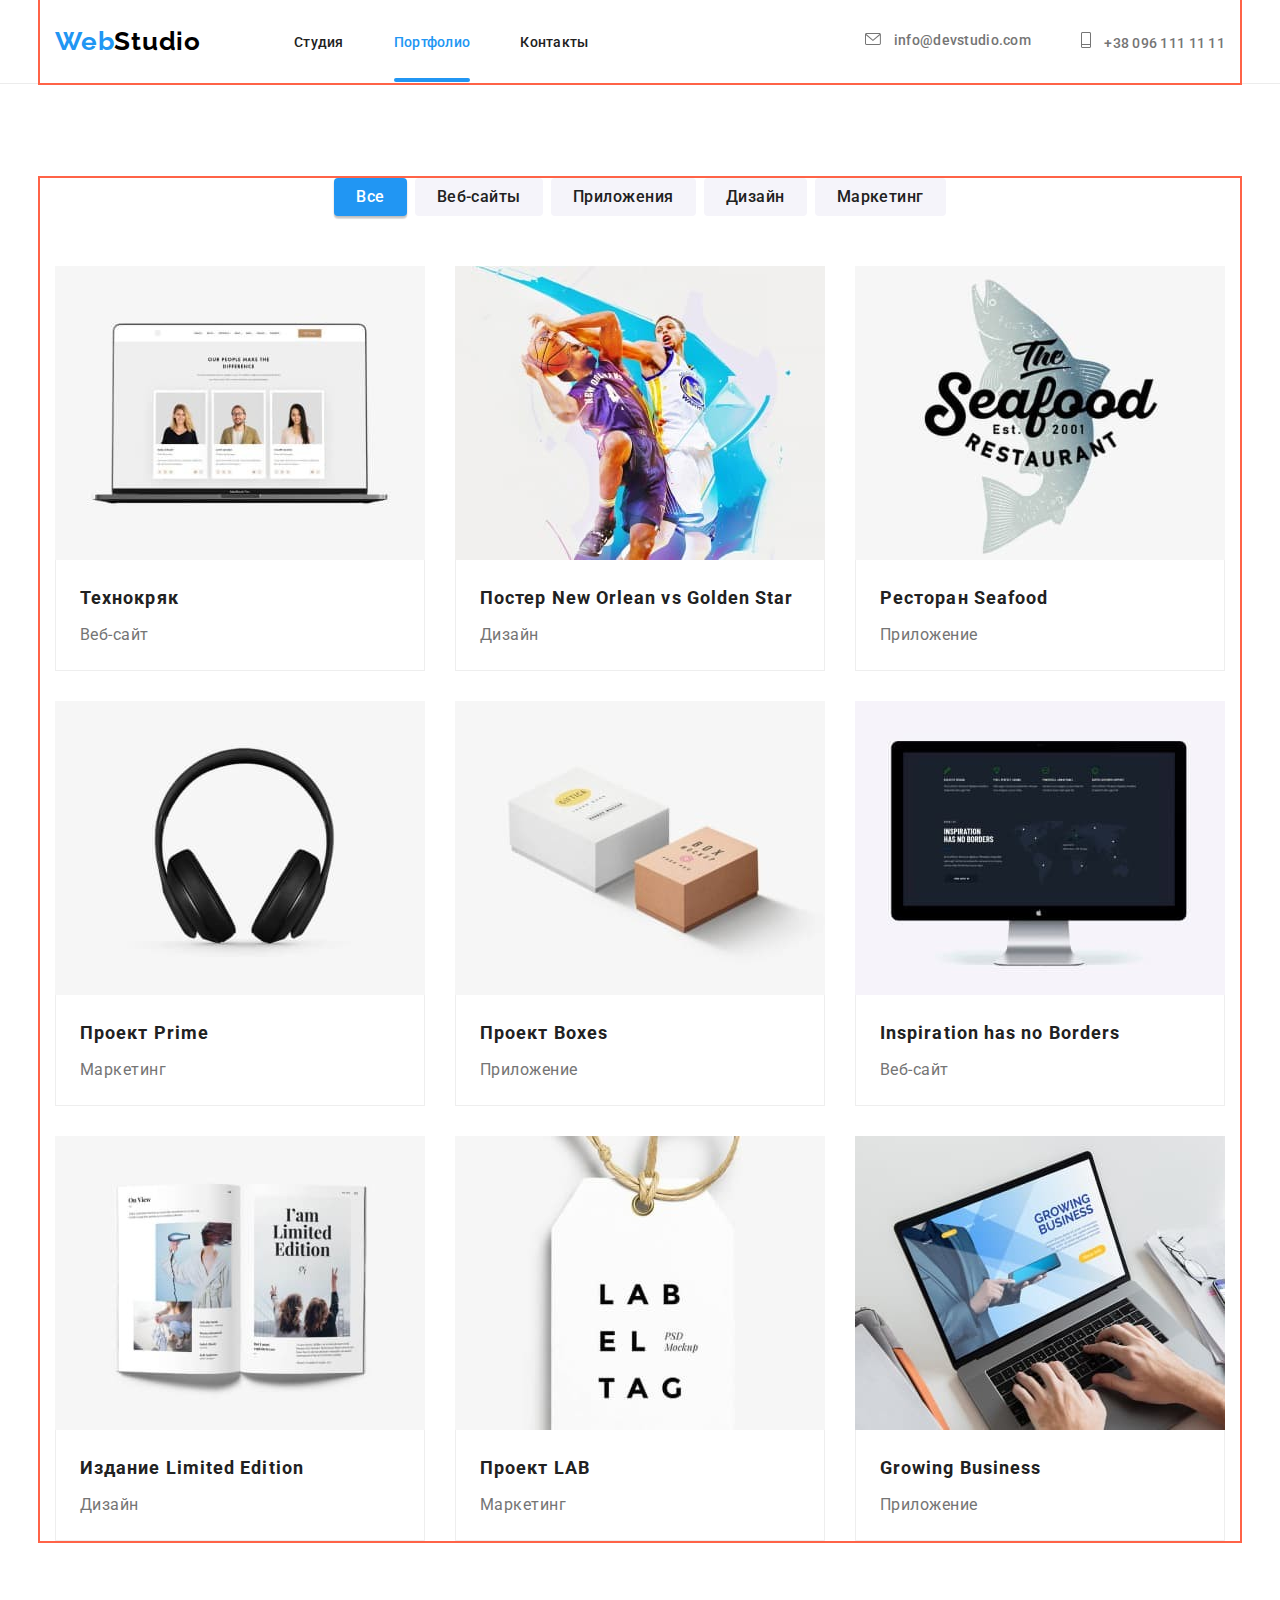
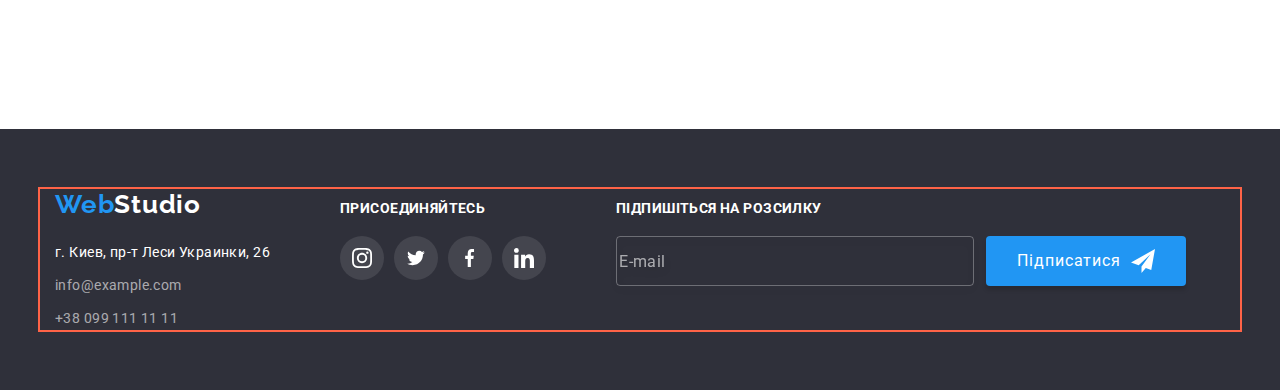
<file: portfolio.html>
<!DOCTYPE html>
<html lang="ru">
<head>
    <meta charset="UTF-8">
    <meta http-equiv="X-UA-Compatible" content="IE=edge">
    <meta name="viewport" content="width=device-width, initial-scale=1.0">
    <title>Document</title>
    <link rel="preconnect" href="https://fonts.googleapis.com">
    <link rel="preconnect" href="https://fonts.gstatic.com" crossorigin>
    <link href="https://fonts.googleapis.com/css2?family=Raleway:wght@700&family=Roboto:wght@400;500;700;900&display=swap"
        rel="stylesheet">
    <!--Normalize  -->
    <link rel="stylesheet" href="https://cdnjs.cloudflare.com/ajax/libs/modern-normalize/1.1.0/modern-normalize.css"
        integrity="sha512-Y0MM+V6ymRKN2zStTqzQ227DWhhp4Mzdo6gnlRnuaNCbc+YN/ZH0sBCLTM4M0oSy9c9VKiCvd4Jk44aCLrNS5Q=="
        crossorigin="anonymous" referrerpolicy="no-referrer" />
        <link rel="stylesheet" href="./css/main.min.css" />
        <link rel="stylesheet" href="./css/styles.css" />
</head>

<body>
    <header>
        <div class="container header-container">
        
            <a href="/" class="logo" lang="en">Web<span class="logo-accent">Studio</span></a>
        
            <nav class="header-nav list">
        
                <ul class="header-list list">
                    <li class="header-list-item"><a href="./index.html" class="header-link links">Студия</a></li>
                    <li class="header-list-item"><a href="./portfolio.html" class="header-link links header-link-current">Портфолио</a></li>
                    <li class="header-list-item"><a href="" class="header-link links">Контакты</a></li>
                </ul>
            </nav>
        
            <ul class="contacts-list list">
                <li class="contacts-item"><a href="emailto:info@devstudio.com"
                        class="contacts-link links contacts-link-envelope">
                        <svg class="icon-envelope" width="16" height="12">
                            <use href="./images/icons.svg#icon-envelope"></use>
                        </svg>
                        info@devstudio.com</a>
                </li>
                <li class="contacts-item"><a href="tel:+380961111111" class="contacts-link links contacts-link-phone">
                        <svg class="icon-phone" width="10" height="16">
                            <use href="./images/icons.svg#icon-phone"></use>
                        </svg>
                        +38 096 111 11 11</a></li>
            </ul>
        
        
        </div>
        
    </header>

    <main>
        <section class="section">
        <div class="container">
            <h1 class="portfolio-header">Портфолио веб-сайта</h1>
            
            <ul class="portfolio-list list">
                <li class="portfolio-nav-item"><button class="portfolio-btn btn-mode-blue" type="button">Все</button></li>
                <li class="portfolio-nav-item"><button class="portfolio-btn btn-mode-grey" type="button">Веб-сайты</button></li>
                <li class="portfolio-nav-item"><button class="portfolio-btn btn-mode-grey" type="button">Приложения</button></li>
                <li class="portfolio-nav-item"><button class="portfolio-btn btn-mode-grey" type="button">Дизайн</button></li>
                <li class="portfolio-nav-item"><button class="portfolio-btn btn-mode-grey" type="button">Маркетинг</button></li>
            </ul>
        
        
            <ul class="all-list list card-set">
                <li class="all-list-item card-set-item">
                    <a class="all-list-link link"
                    href="">
                    <div class="work-thumb">
                    <div class="overlay">
                        <p class="overlay-text">Ресурс пропонує комплексні пропозиції з різним рівнем функціоналу та сервісів. Все це
                            дозволить відвідувачу отримати
                            вичерпні відомості про компанію чи приватну особу.</p>
                    </div>
                    <picture>
                        <!-- desctop -->
                        <source media="(min-width: 1200px)" 
                        srcset="./images\portfolio\photo_lg@1x.webp 1x, 
                        ./images\portfolio\photo_lg@2x.webp 2x" 
                        type="image/webp">
                        <source media="(min-width: 1200px)" srcset="./images\portfolio\photo_lg@1x.jpg 1x, 
                        ./images\portfolio\photo_lg@2x.jpg 2x"
                        type="image/jpg">
                        <!-- tablet -->
                        <source media="(min-width: 768px)" srcset="./images\portfolio\photo_md@1x.webp 1x, 
                        ./images\portfolio\photo_md@2x.webp 2x" type="image/webp">
                        <source media="(min-width: 768px)" srcset="./images\portfolio\photo_md@2x.jpg 1x, 
                        ./images\portfolio\photo_md@2x.jpg 2x" type="image/jpg">
                        <!-- mobile -->
                        <source media="(max-width: 767px)" srcset="./images\portfolio\photo_sm@1x.webp 1x, 
                        ./images\portfolio\photo_sm@2x.webp 2x" type="image/webp">
                        <source media="(max-width: 767px)" srcset="./images\portfolio\photo_sm@1x.jpg 1x, 
                        ./images\portfolio\photo_sm@2x.jpg 2x" type="image/jpg">
                        <img src="./images\portfolio\photo_sm@1x.jpg" alt="Три человека" class="photo-list-product">
                    </picture>
                    </div>
                    <div class="all-list-wrapper">
                    <h2 class="all-list-header">Технокряк</h2>
                    <p class="all-list-text">Веб-сайт</p>
                    </div>
                    </a>
                </li>
                <li class="all-list-item card-set-item">
                    <a class="all-list-link link" href="">
                    <div class="work-thumb">
                        <div class="overlay">
                            <p class="overlay-text">Ресурс пропонує комплексні пропозиції з різним рівнем функціоналу та сервісів. Все це
                                дозволить відвідувачу отримати
                                вичерпні відомості про компанію чи приватну особу.</p>
                        </div>
                        <picture>
                        <!-- desctop -->
                        <source media="(min-width: 1200px)" srcset="./images\portfolio\photo2_lg@1x.webp 1x, 
                                                ./images\portfolio\photo2_lg@2x.webp 2x" type="image/webp">
                        <source media="(min-width: 1200px)" srcset="./images\portfolio\photo2_lg@1x.jpg 1x, 
                                                ./images\portfolio\photo2_lg@2x.jpg 2x" type="image/jpg">
                        <!-- tablet -->
                        <source media="(min-width: 768px)" srcset="./images\portfolio\photo2_md@1x.webp 1x, 
                                                ./images\portfolio\photo2_md@2x.webp 2x" type="image/webp">
                        <source media="(min-width: 768px)" srcset="./images\portfolio\photo2_md@2x.jpg 1x, 
                                                ./images\portfolio\photo2_md@2x.jpg 2x" type="image/jpg">
                        <!-- mobile -->
                        <source media="(max-width: 767px)" srcset="./images\portfolio\photo2_sm@1x.webp 1x, 
                                                ./images\portfolio\photo2_sm@2x.webp 2x" type="image/webp">
                        <source media="(max-width: 767px)" srcset="./images\portfolio\photo2_sm@1x.jpg 1x, 
                                                ./images\portfolio\photo2_sm@2x.jpg 2x" type="image/jpg">
                        <img src="./images\portfolio\photo2_sm@1x.jpg" alt="Баскетболисты" class="photo-list-product">
                        </picture>
                    </div>
                    <div class="all-list-wrapper">
                    <h2 class="all-list-header">Постер New Orlean vs Golden Star</h2>
                    <p class="all-list-text">Дизайн</p>
                    </div>
                    </a>
                </li>
                <li class="all-list-item card-set-item">
                    <a class="all-list-link link" href="">
                    <div class="work-thumb">
                        <div class="overlay">
                            <p class="overlay-text">Ресурс пропонує комплексні пропозиції з різним рівнем функціоналу та сервісів. Все це
                                дозволить відвідувачу отримати
                                вичерпні відомості про компанію чи приватну особу.</p>
                        </div>
                        <picture>
                        <!-- desctop -->
                        <source media="(min-width: 1200px)" srcset="./images\portfolio\photo3_lg@1x.webp 1x, 
                                                ./images\portfolio\photo3_lg@2x.webp 2x" type="image/webp">
                        <source media="(min-width: 1200px)" srcset="./images\portfolio\photo3_lg@1x.jpg 1x, 
                                                ./images\portfolio\photo3_lg@2x.jpg 2x" type="image/jpg">
                        <!-- tablet -->
                        <source media="(min-width: 768px)" srcset="./images\portfolio\photo3_md@1x.webp 1x, 
                                                ./images\portfolio\photo3_md@2x.webp 2x" type="image/webp">
                        <source media="(min-width: 768px)" srcset="./images\portfolio\photo3_md@2x.jpg 1x, 
                                                ./images\portfolio\photo3_md@2x.jpg 2x" type="image/jpg">
                        <!-- mobile -->
                        <source media="(max-width: 767px)" srcset="./images\portfolio\photo3_sm@1x.webp 1x, 
                                                ./images\portfolio\photo3_sm@2x.webp 2x" type="image/webp">
                        <source media="(max-width: 767px)" srcset="./images\portfolio\photo3_sm@1x.jpg 1x, 
                                                ./images\portfolio\photo3_sm@2x.jpg 2x" type="image/jpg">
                     <img src="./images\portfolio\photo3_sm@1x.jpg" alt="Логотип ресторана" class="photo-list-product">
                        </picture>
                    </div>
                    <div class="all-list-wrapper">
                    <h2 class="all-list-header">Ресторан Seafood</h2>
                    <p class="all-list-text">Приложение</p>
                    </div>
                    </a>
                </li>
                <li class="all-list-item card-set-item">
                    <a class="all-list-link link" href="">
                    <div class="work-thumb">
                        <div class="overlay">
                            <p class="overlay-text">Ресурс пропонує комплексні пропозиції з різним рівнем функціоналу та сервісів. Все це
                                дозволить відвідувачу отримати
                                вичерпні відомості про компанію чи приватну особу.</p>
                        </div>
                        <picture>
                        <!-- desctop -->
                        <source media="(min-width: 1200px)" srcset="./images\portfolio\photo4_lg@1x.webp 1x, 
                                                ./images\portfolio\photo4_lg@2x.webp 2x" type="image/webp">
                        <source media="(min-width: 1200px)" srcset="./images\portfolio\photo4_lg@1x.jpg 1x, 
                                                ./images\portfolio\photo4_lg@2x.jpg 2x" type="image/jpg">
                        <!-- tablet -->
                        <source media="(min-width: 768px)" srcset="./images\portfolio\photo4_md@1x.webp 1x, 
                                                ./images\portfolio\photo4_md@2x.webp 2x" type="image/webp">
                        <source media="(min-width: 768px)" srcset="./images\portfolio\photo4_md@2x.jpg 1x, 
                                                ./images\portfolio\photo4_md@2x.jpg 2x" type="image/jpg">
                        <!-- mobile -->
                        <source media="(max-width: 767px)" srcset="./images\portfolio\photo4_sm@1x.webp 1x, 
                                                ./images\portfolio\photo4_sm@2x.webp 2x" type="image/webp">
                        <source media="(max-width: 767px)" srcset="./images\portfolio\photo4_sm@1x.jpg 1x, 
                                                ./images\portfolio\photo4_sm@2x.jpg 2x" type="image/jpg">
                        <img src="./images\portfolio\photo4_sm@1x.jpg" alt="Наушники" class="photo-list-product">
                        </picture>
                    </div>
                    <div class="all-list-wrapper">
                    <h2 class="all-list-header">Проект Prime</h2>
                    <p class="all-list-text">Маркетинг</p>
                    </div>
                    </a>
                </li>
                <li class="all-list-item card-set-item">
                    <a class="all-list-link link" href="">
                    <div class="work-thumb">
                        <div class="overlay">
                            <p class="overlay-text">Ресурс пропонує комплексні пропозиції з різним рівнем функціоналу та сервісів. Все це
                                    дозволить відвідувачу отримати
                                    вичерпні відомості про компанію чи приватну особу.</p>
                        </div>
                        <picture>
                        <!-- desctop -->
                        <picture>
                        <source media="(min-width: 1200px)" srcset="./images\portfolio\photo5_lg@1x.webp 1x, 
                                                ./images\portfolio\photo5_lg@2x.webp 2x" type="image/webp">
                        <source media="(min-width: 1200px)" srcset="./images\portfolio\photo5_lg@1x.jpg 1x, 
                                                ./images\portfolio\photo5_lg@2x.jpg 2x" type="image/jpg">
                        <!-- tablet -->
                        <source media="(min-width: 768px)" srcset="./images\portfolio\photo5_md@1x.webp 1x, 
                                                ./images\portfolio\photo5_md@2x.webp 2x" type="image/webp">
                        <source media="(min-width: 768px)" srcset="./images\portfolio\photo5_md@2x.jpg 1x, 
                                                ./images\portfolio\photo5_md@2x.jpg 2x" type="image/jpg">
                        <!-- mobile -->
                        <source media="(max-width: 767px)" srcset="./images\portfolio\photo5_sm@1x.webp 1x, 
                                                ./images\portfolio\photo5_sm@2x.webp 2x" type="image/webp">
                        <source media="(max-width: 767px)" srcset="./images\portfolio\photo5_sm@1x.jpg 1x, 
                                                ./images\portfolio\photo5_sm@2x.jpg 2x" type="image/jpg">
                        <img src="./images\portfolio\photo5_sm@1x.jpg" alt="Две коробки" class="photo-list-product">
                        </picture>
                    </div>
                    <div class="all-list-wrapper">
                    <h2 class="all-list-header">Проект Boxes</h2>
                    <p class="all-list-text">Приложение</p>
                    </div>
                    </a>
                </li>
                <li class="all-list-item card-set-item">
                    <a class="all-list-link link" href="">
                    <div class="work-thumb">
                        <div class="overlay">
                            <p class="overlay-text">Ресурс пропонує комплексні пропозиції з різним рівнем функціоналу та сервісів. Все це
                                дозволить відвідувачу отримати
                                вичерпні відомості про компанію чи приватну особу.</p>
                        </div>
                        <!-- desctop -->
                        <picture>
                        <source media="(min-width: 1200px)" srcset="./images\portfolio\photo6_lg@1x.webp 1x, 
                                                ./images\portfolio\photo6_lg@2x.webp 2x" type="image/webp">
                        <source media="(min-width: 1200px)" srcset="./images\portfolio\photo6_lg@1x.jpg 1x, 
                                                ./images\portfolio\photo6_lg@2x.jpg 2x" type="image/jpg">
                        <!-- tablet -->
                        <source media="(min-width: 768px)" srcset="./images\portfolio\photo6_md@1x.webp 1x, 
                                                ./images\portfolio\photo6_md@2x.webp 2x" type="image/webp">
                        <source media="(min-width: 768px)" srcset="./images\portfolio\photo6_md@2x.jpg 1x, 
                                                ./images\portfolio\photo6_md@2x.jpg 2x" type="image/jpg">
                        <!-- mobile -->
                        <source media="(max-width: 767px)" srcset="./images\portfolio\photo6_sm@1x.webp 1x, 
                                                ./images\portfolio\photo6_sm@2x.webp 2x" type="image/webp">
                        <source media="(max-width: 767px)" srcset="./images\portfolio\photo6_sm@1x.jpg 1x, 
                                                ./images\portfolio\photo6_sm@2x.jpg 2x" type="image/jpg">
                        <img src="./images\portfolio\photo6_sm@1x.jpg" alt="Монитор" class="photo-list-product">
                        </picture>
                    </div>
                    <div class="all-list-wrapper">
                    <h2 class="all-list-header">Inspiration has no Borders</h2>
                    <p class="all-list-text">Веб-сайт</p>
                    </div>
                    </a>
                </li>
                <li class="all-list-item card-set-item">
                    <a class="all-list-link link" href="">
                    <div class="work-thumb">
                        <div class="overlay">
                            <p class="overlay-text">Ресурс пропонує комплексні пропозиції з різним рівнем функціоналу та сервісів. Все це
                                    дозволить відвідувачу отримати
                                    вичерпні відомості про компанію чи приватну особу.</p>
                        </div>
                        <picture>
                        <!-- desctop -->
                        <source media="(min-width: 1200px)" srcset="./images\portfolio\photo7_lg@1x.webp 1x, 
                                                ./images\portfolio\photo7_lg@2x.webp 2x" type="image/webp">
                        <source media="(min-width: 1200px)" srcset="./images\portfolio\photo7_lg@1x.jpg 1x, 
                                                ./images\portfolio\photo7_lg@2x.jpg 2x" type="image/jpg">
                        <!-- tablet -->
                        <source media="(min-width: 768px)" srcset="./images\portfolio\photo7_md@1x.webp 1x, 
                                                ./images\portfolio\photo7_md@2x.webp 2x" type="image/webp">
                        <source media="(min-width: 768px)" srcset="./images\portfolio\photo7_md@2x.jpg 1x, 
                                                ./images\portfolio\photo7_md@2x.jpg 2x" type="image/jpg">
                        <!-- mobile -->
                        <source media="(max-width: 767px)" srcset="./images\portfolio\photo7_sm@1x.webp 1x, 
                                                ./images\portfolio\photo7_sm@2x.webp 2x" type="image/webp">
                        <source media="(max-width: 767px)" srcset="./images\portfolio\photo7_sm@1x.jpg 1x, 
                                                ./images\portfolio\photo7_sm@2x.jpg 2x" type="image/jpg">
                        <img src="./images\portfolio\photo7_sm@1x.jpg" alt="Книжка" class="photo-list-product">
                        </picture>
                    </div>
                    <div class="all-list-wrapper">
                    <h2 class="all-list-header">Издание Limited Edition</h2>
                    <p class="all-list-text">Дизайн</p>
                    </div>
                    </a>
                </li>
                <li class="all-list-item card-set-item">
                    <a class="all-list-link link" href="">
                    <div class="work-thumb">
                        <div class="overlay">
                            <p class="overlay-text">Ресурс пропонує комплексні пропозиції з різним рівнем функціоналу та сервісів. Все це
                                    дозволить відвідувачу отримати
                                    вичерпні відомості про компанію чи приватну особу.</p>
                        </div>
                        <picture>
                        <!-- desctop -->
                        <source media="(min-width: 1200px)" srcset="./images\portfolio\photo8_lg@1x.webp 1x, 
                                                ./images\portfolio\photo8_lg@2x.webp 2x" type="image/webp">
                        <source media="(min-width: 1200px)" srcset="./images\portfolio\photo8_lg@1x.jpg 1x, 
                                                ./images\portfolio\photo8_lg@2x.jpg 2x" type="image/jpg">
                        <!-- tablet -->
                        <source media="(min-width: 768px)" srcset="./images\portfolio\photo8_md@1x.webp 1x, 
                                                ./images\portfolio\photo8_md@2x.webp 2x" type="image/webp">
                        <source media="(min-width: 768px)" srcset="./images\portfolio\photo8_md@2x.jpg 1x, 
                                                ./images\portfolio\photo8_md@2x.jpg 2x" type="image/jpg">
                        <!-- mobile -->
                        <source media="(max-width: 767px)" srcset="./images\portfolio\photo8_sm@1x.webp 1x, 
                                                ./images\portfolio\photo8_sm@2x.webp 2x" type="image/webp">
                        <source media="(max-width: 767px)" srcset="./images\portfolio\photo8_sm@1x.jpg 1x, 
                                                ./images\portfolio\photo8_sm@2x.jpg 2x" type="image/jpg">
                        <img src="./images\portfolio\photo8_sm@1x.jpg" alt="Бирка" class="photo-list-product">
                        </picture>
                    </div>
                    <div class="all-list-wrapper">
                    <h2 class="all-list-header">Проект LAB</h2>
                    <p class="all-list-text">Маркетинг</p>
                    </div>
                    </a>
                </li>
                <li class="all-list-item card-set-item">
                    <a class="all-list-link link" href="">
                    <div class="work-thumb">
                        <div class="overlay">
                            <p class="overlay-text">Ресурс пропонує комплексні пропозиції з різним рівнем функціоналу та сервісів. Все це
                                дозволить відвідувачу отримати
                                вичерпні відомості про компанію чи приватну особу.</p>
                        </div>
                    <picture>
                        <!-- desctop -->
                        <source media="(min-width: 1200px)" srcset="./images\portfolio\photo9_lg@1x.webp 1x, 
                                            ./images\portfolio\photo9_lg@2x.webp 2x" type="image/webp">
                        <source media="(min-width: 1200px)" srcset="./images\portfolio\photo9_lg@1x.jpg 1x, 
                                            ./images\portfolio\photo9_lg@2x.jpg 2x" type="image/jpg">
                        <!-- tablet -->
                        <source media="(min-width: 768px)" srcset="./images\portfolio\photo9_md@1x.webp 1x, 
                                            ./images\portfolio\photo9_md@2x.webp 2x" type="image/webp">
                        <source media="(min-width: 768px)" srcset="./images\portfolio\photo9_md@2x.jpg 1x, 
                                            ./images\portfolio\photo9_md@2x.jpg 2x" type="image/jpg">
                        <!-- mobile -->
                        <source media="(max-width: 767px)" srcset="./images\portfolio\photo9_sm@1x.webp 1x, 
                                            ./images\portfolio\photo9_sm@2x.webp 2x" type="image/webp">
                        <source media="(max-width: 767px)" srcset="./images\portfolio\photo9_sm@1x.jpg 1x, 
                                            ./images\portfolio\photo9_sm@2x.jpg 2x" type="image/jpg">
                    <img src="./images\portfolio\photo9_sm@1x.jpg" alt="Ноутбук" class="photo-list-product">
                    </picture>
                        
                                                
                                            
                    </div>
                    <div class="all-list-wrapper">
                    <h2 class="all-list-header" lang="en">Growing Business</h2>
                    <p class="all-list-text">Приложение</p>
                    </div>
                    </a>
                </li>
            </ul>
        </div>
        </section>
       
    </main>

    <footer>
        <div class="container">
            <div class="footer-content">
                <div class="last-section">
                    <a href="/" class="logo last-section-logo" lang="en">Web<span class="logo-accent-last">Studio</span></a>
                    <address class="address">
                        <p class="address-text">г. Киев, пр-т Леси Украинки, 26</p>
                        <ul class="address-list list">
    
                            <li class="address-item">
                                <a href="malito:info@example.com" class="address-link links">info@example.com</a>
                            </li>
    
                            <li class="address-item">
                                <a href="tel:+380991111111" class="address-link links">+38 099 111 11 11</a>
                            </li>
                        </ul>
                    </address>
    
                </div>
                <div class="contact-us">
                    <h3 class="contact-us-header">ПРИСОЕДИНЯЙТЕСЬ</h3>
                    <ul class="contact-us-list list">
                        <li class="contact-us-item">
                            <a class="contact-us-link link" href="" target="_blank" rel="noopener noreferrer"
                                aria-label="Instagram">
                                <svg class="contact-us-icon" width="20" height="20">
                                    <use href="./images/icons.svg#icon-instagram"></use>
                                </svg>
                            </a>
                        </li>
                        <li class="contact-us-item">
                            <a class="contact-us-link link" href="" target="_blank" rel="noopener noreferrer"
                                aria-label="Twitter">
                                <svg class="contact-us-icon" width="20" height="16">
                                    <use href="./images/icons.svg#icon-twitter"></use>
                                </svg>
                            </a>
                        </li>
                        <li class="contact-us-item">
                            <a class="contact-us-link link" href="" target="_blank" rel="noopener noreferrer"
                                aria-label="Facebook">
                                <svg class="contact-us-icon" width="10" height="20">
                                    <use href="./images/icons.svg#icon-facebook"></use>
                                </svg>
                            </a>
                        </li>
                        <li class="contact-us-item">
                            <a class="contact-us-link link" href="" target="_blank" rel="noopener noreferrer"
                                aria-label="Linkedin">
                                <svg class="contact-us-icon" width="20" height="20">
                                    <use href="./images/icons.svg#icon-linkedin"></use>
                                </svg>
                            </a>
                        </li>
                    </ul>
                </div>
                <div class="email-footer">
                    <h3 class="email-footer-header">Підпишіться на розсилку</h3>
                    <form name="email-footer-form">
                        <div class="email-footer-wrap">
                            <input class="email-footer-input" type="text" name="email-address" placeholder="E-mail" />
                            <button class="email-footer-btn" type="button">Підписатися
                                <svg class="email-footer-icon" width="24" height="24">
                                    <use href="./images/icons.svg#icon-icon-send"></use>
                                </svg>
                            </button>
                        </div>
                    </form>
                </div>

            </div>
        </div>
    </footer>
</body>

</html>
</file>
<file: css/styles.css>
/* :root { */
/* fonts */
/* --main-font : 'Roboto';
--logo-font : 'Raleway'; */

/* text colors */
/* --main-text-color : #212121;
--secondary-text-color : #FFFFFF;
---other-color : #757575;
--active-text-color : #2196F3; */

/* bg colors */
/* --dark-bg-color : #2F303A;
--light-bg-color : #F5F4FA; */

/* } */


/* reset styles */
/* h1,
h2,
h3,
h5,
h6,
p {
margin: 0;
}
.list {
    list-style: none;
    padding: 0;
    margin: 0;
}
.links {
    text-decoration: none;
    color: currentColor;
} */
/* img {
    display: block;
} */

/* body {
    font-family: var(--main-font);
    color: var(--main-text-color);
} */

/* .container {
width: 1200px;
padding-left: 15px;
padding-right: 15px;
margin-left: auto;
margin-right: auto;

outline: 2px solid tomato;
} */

/* HEADER */
/* header {
    border-bottom: 1px solid #ECECEC;
}
.header-container {
    display: flex;
    align-items: center;
}

.header-list {
    display: flex;
    gap: 50px;
} */

/* .logo {
    font-family: var(--logo-font);
    list-style: none;
    text-decoration: none;
    color: var(--active-text-color);
    font-weight: 700;
    font-size: 26px;
    line-height: calc(31 / 26);
    letter-spacing: 0.03em;
    margin-right: 93px;
}
.logo-accent {
    color: #000000;
}
.logo-accent-last {
    color: var(--secondary-text-color);
} */

/* .header-link {
    font-weight: 500;
    font-size: 14px;
    line-height: calc(16 /14);
    letter-spacing: 0.02em;
    display: block;
    padding-top: 32px;
    padding-bottom: 32px;

    transition-property: color;
    transition-duration: 250ms;
    transition-timing-function: cubic-bezier(0.4, 0, 0.2, 1);
    transition-delay: 0s;
}
.header-link:hover,
.header-link:focus {
    color: var(--active-text-color);
}
.header-link-current {
    color: var(--active-text-color);
    position: relative;
}
.header-link-current::after {
    content: '';
    position: absolute;
    bottom: 0;
    left: 0;

    display: block;
    width: 100%;
    height: 4px;

    background: var(--active-text-color);
    border-radius: 2px;
} */
/* .contacts-list {
    display: flex;
    margin-left: auto;
}
.contacts-item:not(:last-child) {
margin-right: 50px;
}
.contacts-link {
    font-weight: 500;
    font-size: 14px;
    line-height: calc(16 / 14);
    letter-spacing: 0.02em;
    color: var(---other-color);
    display: block;
    padding-top: 32px;
    padding-bottom: 32px;

    transition-property: color;
    transition-duration: 250ms;
    transition-timing-function: cubic-bezier(0.4, 0, 0.2, 1);
    transition-delay: 0s;
    
}
.contacts-link:hover,
.contacts-link:focus {
    color: var(--active-text-color);
} */


/* MAIN HTML */
/* 1 section */
/* .section {
    padding-top: 94px;
    padding-bottom: 94px;
} */
/* .hero-section {
    background-image: linear-gradient(to right,
    rgba(47, 48, 58, 0.4),
    rgba(47, 48, 58, 0.4)),
    url(../images/teammain.jpg);
        background-position: center;
        background-repeat: no-repeat;
        background-size: cover;
        max-width: 1600px;
        height: 600px;
        margin-left: auto;
        margin-right: auto;
        background-color: var(--dark-bg-color);
} */
/* .decision-section {
    text-align: center;
    padding-top: 200px;
    padding-bottom: 200px;
}
.decision-header {
    font-weight: 900;
    font-size: 44px;
    line-height: calc(60 / 44);
    letter-spacing: 0.06em;
    text-transform: uppercase;
    color: var(--secondary-text-color);
    margin-bottom: 30px;
    width: 696px;
    margin-left: auto;
    margin-right: auto;
} */
/* .decision-btn {
    min-width: 200px;
    min-height: 50px;
    padding: 10px 32px;
    font-family: inherit;
    font-weight: 700;
    font-size: 16px;
    line-height: calc(30 / 16);
    letter-spacing: 0.06em;
    color: var(--secondary-text-color);
    cursor: pointer;
    background-color: var(--active-text-color);
    box-shadow: 0px 4px 4px rgba(0, 0, 0, 0.15);
    border-radius: 4px;

    transition-property: color, background-color;
    transition-duration: 250ms;
    transition-timing-function: cubic-bezier(0.4, 0, 0.2, 1);
    transition-delay: 0s;
}
.decision-btn:hover,
.decision-btn:focus {
    color: var(--secondary-text-color);
    background-color: var(--active-text-color);
} */

/* 2 section */
/* .features__header {
    position: absolute;
    width: 1px;
    height: 1px;
    margin: -1px;
    border: 0;
    padding: 0;
    white-space: nowrap;
    clip-path: inset(100%);
    clip: rect(0 0 0 0);
    overflow: hidden;
}
.features-list {
    display: flex;
    gap: 30px;
}
.features-list__item {
    width: 270px;
}
.features-list__header {
    font-weight: 700;
    font-size: 14px;
    line-height: calc(16 / 14);
    letter-spacing: 0.03em;
    text-transform: uppercase;
    margin-bottom: 10px;
}
.features-list__text {
    font-size: 14px;
    line-height: calc(24 / 14);
    letter-spacing: 0.03em;
    color: var(---other-color);
} */
/* 3 section */
/* .do-section {
    padding-top: 0;
}
.do__header {
    font-weight: 700;
    font-size: 36px;
    line-height: calc(42 / 36);
    text-align: center;
    letter-spacing: 0.03em;
    margin-bottom: 50px;
}
.do-list {
    display: flex;
    gap: 30px;
}
.do-list__item {
    position: relative;
}
.do-list__overlay {
    width: 370px;
    height: 70px;
    background: rgba(47, 48, 58, 0.8);
    position: absolute;
    left: 0;
    bottom: 0;
    display: flex;
    justify-content: center;
    align-items: center;
}
.do-list__text {
    font-family: var(--main-font);
    font-size: 14px;
    text-align: center;
    letter-spacing: 0.03em;
    text-transform: uppercase;
    color: #FFFFFF;
} */
/* 4 section */
/* .team-section {
    background-color: #F5F4FA;
}
.team__header {
    font-weight: 700;
    font-size: 36px;
    line-height: calc(42 / 36);
    text-align: center;
    letter-spacing: 0.03em;
    margin-bottom: 50px;
}
.team-list {
    display: flex;
    flex-wrap: wrap;
    gap: 30px;
}
.team-list__item {
    text-align: center;
    background: #FFFFFF;
}
.team-list__wrapper {
    padding-top: 30px;
    padding-bottom: 30px;
    padding-left: 5px;
    padding-right: 5px;
    box-shadow: 0px 1px 3px rgba(0, 0, 0, 0.12), 0px 1px 1px rgba(0, 0, 0, 0.14), 0px 2px 1px rgba(0, 0, 0, 0.2);
    border-radius: 0px 0px 4px 4px;
    border-top: none;
}

.team-list__name {
    font-weight: 500;
    font-size: 16px;
    line-height: calc(19 / 16);
    letter-spacing: 0.03em;
    margin-bottom: 10px;
}
.team-list__text {
    line-height: calc(19 / 16);
    letter-spacing: 0.03em;
    color: var(---other-color);
    margin-bottom: 16px;
} */
/* 5 section */
/* .clients-header {
    font-family: 'Roboto';
    font-style: normal;
    font-weight: 700;
    font-size: 36px;
    line-height: 42px;
    text-align: center;
    letter-spacing: 0.03em;
    color: #212121;
    margin-bottom: 50px;
} */

/* footer */
/* footer {
    padding-top: 60px;
    padding-bottom: 60px;
    background-color: var(--dark-bg-color);
}

.last-section-logo {
    margin-right: 0;
    display: block;
    margin-bottom: 20px;
}
.address-text {
    font-style: normal;
    font-size: 14px;
    line-height: calc(24 / 14);
    letter-spacing: 0.03em;
    color: var(--secondary-text-color);
    display: block;
    margin-bottom: 9px;
}
.address-item:not(:last-child) {
    margin-bottom: 9px;
}
.address-link {
    font-style: normal;
    font-size: 14px;
    line-height: calc(24 / 14);
    letter-spacing: 0.03em;
    color: rgba(255, 255, 255, 0.6);

    transition-property: color;
    transition-duration: 250ms;
    transition-timing-function: cubic-bezier(0.4, 0, 0.2, 1);
    transition-delay: 0s;
}
.address-link:hover,
.address-link:focus {
    color: var(--active-text-color);
}
.contact-us-header {
    font-family: 'Roboto';
    font-style: normal;
    font-weight: 700;
    font-size: 14px;
    line-height: calc(16/14);
    letter-spacing: 0.03em;
    text-transform: uppercase;
    color: #FFFFFF;
    margin-bottom: 20px;
    display: block;
}
.contact-us-list {
    display: flex;
    align-items: center;
    justify-content: center;
    gap: 10px;
}
.footer-content {
    display: flex;
    align-items: baseline;
    gap: 70px;
}
.address {
    display: flex;
    flex-direction: column;
}
.contact-us-list {
    display: flex;
}
.email-footer-header {
    width: 207px;
    height: 16px;
    left: 815px;
    top: 2748px;
    font-family: 'Roboto';
    font-style: normal;
    font-weight: 700;
    font-size: 14px;
    line-height: calc(16/14);
    letter-spacing: 0.03em;
    text-transform: uppercase;
    color: #FFFFFF;
    margin-bottom: 20px;
}
.email-footer-wrap {
    display: flex;
    align-items: center;
    gap: 12px;
}
.email-footer-input {
    width: 358px;
    height: 50px;
    left: 815px;
    top: 2784px;
    
    border: 1px solid rgba(255, 255, 255, 0.3);
    filter: drop-shadow(0px 4px 4px rgba(0, 0, 0, 0.15));
    border-radius: 4px;
    background: transparent;
    outline: transparent;
}
.email-footer-input::placeholder {
    
    font-family: 'Roboto';
    font-weight: 400;
    font-size: 16px;
    line-height: calc(20/16);
    letter-spacing: 0.03em;
    color: rgba(255, 255, 255, 0.6);
} */
/* .email-footer-btn {
    display: flex;
    align-items: center;
    justify-content: center;
    gap: 10px;
    width: 200px;
    height: 50px;
    cursor: pointer;
    
    border: none;
    background: #2196F3;
    box-shadow: 0px 4px 4px rgba(0, 0, 0, 0.15);
    border-radius: 4px;
    color: #FFFFFF;
    
    font-size: 16px;
    line-height: calc(30/16);
    letter-spacing: 0.06em;
} */
/* .email-footer-icon {
    fill: #FFFFFF;
} */

/* PORTFOLIO PAGE */
/* .portfolio-header {
position: absolute;
width: 1px;
height: 1px;
margin: -1px;
border: 0;
padding: 0;
white-space: nowrap;
clip-path: inset(100%);
clip: rect(0 0 0 0);
overflow: hidden;
}
.portfolio-list {
    display: flex;
    gap: 8px;
    justify-content: center;
    margin-bottom: 50px;
} */
/* .portfolio-btn {
font-family: inherit;
font-weight: 500;
font-size: 16px;
line-height: calc(26 / 16);
text-align: center;
letter-spacing: 0.03em;
cursor: pointer;
background-color: transparent;
display: inline-block;
padding: 6px 22px;

transition-property: color, background-color, box-shadow;
transition-duration: 250ms;
transition-timing-function: cubic-bezier(0.4, 0, 0.2, 1);
transition-delay: 0s;
}
.portfolio-btn:hover,
.portfolio-btn:focus {
    background-color: var(--active-text-color);
    color: var(--secondary-text-color);
    box-shadow: 0px 3px 1px rgba(0, 0, 0, 0.1),
        0px 1px 2px rgba(0, 0, 0, 0.08),
        0px 2px 2px rgba(0, 0, 0, 0.12);
} */
/* .btn-mode-blue {
    color: var(--secondary-text-color);
    background-color: var(--active-text-color);
    box-shadow: 0px 3px 1px rgba(0, 0, 0, 0.1), 0px 1px 2px rgba(0, 0, 0, 0.08), 0px 2px 2px rgba(0, 0, 0, 0.12);
    border-radius: 4px;
    border: 0px;
}

.btn-mode-grey {
    color: var(--main-text-color);
    background-color: #F5F4FA;
    border-radius: 4px;
    border: 0px;
} */
/* .all-list {
    display: flex;
    flex-wrap: wrap;
    gap: 30px;
    margin-bottom: 94px;
}
.all-list-item {
    width: 370px;
}
.all-list-item:nth-last-child(-n + 3) {
    margin-bottom: 0;
}
.all-list-link {
    display: block;
    text-decoration: none;

    transition-property: box-shadow;
    transition-duration: 250ms;
    transition-timing-function: cubic-bezier(0.4, 0, 0.2, 1);
    transition-delay: 0s;
}
.all-list-link:hover,
.all-list-link:focus {
    box-shadow: 0px 1px 1px rgba(0, 0, 0, 0.12), 0px 4px 4px rgba(0, 0, 0, 0.06), 1px 4px 6px rgba(0, 0, 0, 0.16);
}
.all-list-wrapper {
    padding-top: 20px;
    padding-bottom: 20px;
    padding-left: 24px;
    padding-right: 24px;
    border: 1px solid #EEEEEE;
    border-top: none;
}
.all-list-header {
    font-weight: 700;
    font-size: 18px;
    line-height: calc(36 / 18);
    letter-spacing: 0.06em;
    color: var(--main-text-color);
    margin-bottom: 4px;
}
.all-list-text {
    line-height: calc(30 / 16);
    letter-spacing: 0.03em;
    color: var(---other-color);
}
.work-thumb {
    position: relative;
    overflow: hidden;
}
.all-list-link:hover .overlay {
    transform: translate(0);
}
.overlay {
    position: absolute;
    top: 0;
    left: 0;

    transform: translateY(100%);

    width: 370px;
    height: 294px;
    padding: 63px 24px;
    background-color: rgba(33, 150, 243, 0.9);
    display: flex;
    justify-content: center;
    align-items: center;

    transition: transform 500ms ease-in-out;
}
.overlay-text {
    font-family: var(--main-font);
    font-size: 18px;
    color: #FFFFFF;
    text-align: left;
    letter-spacing: 0.03em;
    user-select: none;
} */
/* ICONS */

/* .icon-envelope{
    margin-right: 10px;
    fill: currentColor;
}
.icon-phone {
    margin-right: 10px;
    fill: currentColor;
}
.features-list__icon {
    display: flex;
    align-items: center;
    justify-content: center;
    width: 270px;
    height: 120px;
    background: #F5F4FA;
    border-radius: 4px;
    margin-bottom: 30px;
}
.team-icons {
    display: flex;
    justify-content: center;
    align-items: center;
    gap: 10px;
}
.team-icons__link {
display: flex;
justify-content: center;
align-items: center;
   width: 44px;
   height: 44px;
   border-radius: 50%;
   background-color: #FFFFFF;
  color: #AFB1B8;

transition-property: color, background-color;
    transition-duration: 250ms;
    transition-timing-function: cubic-bezier(0.4, 0, 0.2, 1);
    transition-delay: 0s;
}
.team-icon {
    fill: currentColor;
}
.team-icons__link:hover,
.team-icons__link:focus {
    background-color: #2196F3;
    color: #FFFFFF;
}

.clients-list-icons {
    display: flex;
    align-items: center;
    justify-content: center;
    gap: 30px;
}
.clients-icon {
    fill: currentColor;

}
.clients-icons-link {
    display: flex;
    justify-content: center;
    align-items: center;
    box-sizing: border-box;
    width: 170px;
    height: 92px;
    border: 1px solid #AFB1B8;
    border-radius: 4px;
    color: #AFB1B8;

    transition-property: color, border;
    transition-duration: 250ms;
    transition-timing-function: cubic-bezier(0.4, 0, 0.2, 1);
    transition-delay: 0s;
}
.clients-icons-link:hover,
.clients-icons-link:focus {
    color: #2196F3;
    border: 1px solid #2196F3;
} */
/* .contact-us-link {
    background: rgba(255, 255, 255, 0.1);
    border-radius: 50%;
    display: flex;
    justify-content: center;
    align-items: center;
    width: 44px;
    height: 44px;

    transition-property: background-color;
    transition-duration: 250ms;
    transition-timing-function: cubic-bezier(0.4, 0, 0.2, 1);
    transition-delay: 0s;
}
.contact-us-link:hover,
.contact-us-link:focus {
    background: #2196F3;
}
.contact-us-icon {
    fill: #FFFFFF;
} */
/* Modal */
/* .backdrop {
    position: fixed;
    top: 0;
    left: 0;

    width: 100%;
    height: 100%;
    background-color: rgba(0, 0, 0, 0.2);

    transition: opacity 250ms cubic-bezier(0.4, 0, 0.2, 1), visibility 250ms cubic-bezier(0.4, 0, 0.2, 1);
}
.backdrop.is-hidden {
    opacity: 0;
    visibility: hidden;
    pointer-events: none;
} */
/* .modal {
    position: absolute;
    top: 50%;
    left: 50%;
    transform: translate(-50%, -50%);
    z-index: 1000;
    width: 528px;
    min-height: 581px;
    padding: 40px;

    background: #FFFFFF;
    box-shadow: 0px 1px 3px rgba(0, 0, 0, 0.12), 0px 1px 1px rgba(0, 0, 0, 0.14), 0px 2px 1px rgba(0, 0, 0, 0.2);
    border-radius: 4px;
} */
/* .modal-close-btn {

    position: absolute;
    top: 8px;
    right: 8px;
    background: #FFFFFF;
    border: 1px solid rgba(0, 0, 0, 0.1);
    border-radius: 50%;
    cursor: pointer;

} */
/* .modal-close-icon {
    left: 22.22%;
    right: 16.67%;
    top: 16.67%;
    bottom: 22.22%;
    fill: #000000;
    transition: fill 250ms cubic-bezier(0.4, 0, 0.2, 1);
}
.modal-close-icon:hover {
    fill: #2196F3;
}
.model-form {
    text-align: center;
}
.modal-form-title {
    display: block;
    margin-bottom: 12px;
    font-size: 20px;
    line-height: calc(23/20);
    text-align: center;
    letter-spacing: 0.03em;
    
    color: #212121;
}
.modal-form-group {
    margin-bottom: 20px;
}
.modal-form-wrap {
    position: relative;
    display: block;
    margin-bottom: 10px;
}
.modal-form-wrap:last-child {
    margin-bottom: 0px;
}
.modal-form-label {
    display: block;
    text-align: left;
    margin-bottom: 4px;
}
.modal-form-input:hover,
.modal-form-input:focus {
    border-color: #2196F3;
}
.modal-form-input:hover + .modal-form-icon,
.modal-form-input:focus + .modal-form-icon {
    fill: #2196F3;
}
.modal-form-icon {
    transition: fill 250ms cubic-bezier(0.4, 0, 0.2, 1);
}
.modal-form-input,
.modal-form-textarea {
    width: 100%;
    border: 1px solid rgba(33, 33, 33, 0.2);
    border-radius: 4px;
    padding: 12px;
    padding-left: 42px;
    outline: transparent;
    transition-property: border-color;
    transition-duration: 250ms;
    transition-timing-function: cubic-bezier(0.4, 0, 0.2, 1);
    transition-delay: 0s;
}
.modal-form-textarea:hover,
.modal-form-textarea:focus {
    border-color: #2196F3;
}
.modal-form-textarea {
    resize: none;
    height: 120px;
    padding: 12px;
}
.modal-form-textarea::placeholder {
    font-family: var(--main-font);
    font-size: 12px;
    line-height: calc(14/12);
    letter-spacing: 0.01em;
    
    color: rgba(117, 117, 117, 0.5);
}
.modal-form-icon {
    position: absolute;
    bottom: 14px;
    left: 15px;
}
.modal-agreement {
    display: flex;
    align-items: center;
    justify-content: center;
    gap: 9px;
    margin-bottom: 30px;
}
.modal-agreement-input-checkbox:checked + .modal-agreement-icon .modal-agreement-icon-unchecked {
    opacity: 0;
    transition: opacity 250ms cubic-bezier(0.4, 0, 0.2, 1);
}
.modal-agreement-input-checkbox:checked + .modal-agreement-icon .modal-agreement-icon-checked {
    opacity: 1;
}
.modal-agreement-input-checkbox:checked + .modal-agreement-icon {
    background-color: #2196F3;
}
.modal-agreement-icon-checked {
    opacity: 0;
    fill: #FFFFFF;
    transition: opacity 250ms cubic-bezier(0.4, 0, 0.2, 1);
    
}
.modal-agreement-text {
    font-size: 14px;
    line-height: calc(24/14);
    letter-spacing: 0.03em;
    
    color: #757575;
    user-select: none;
}
.modal-agreement-link {
    color: #2196F3;
} */
/* .modal-main-btn {

    display: inline-flex;
    align-items: center;
    padding: 10px 52px;

    border: none;
    background: #188CE8;
    box-shadow: 0px 4px 4px rgba(0, 0, 0, 0.15);
    border-radius: 4px;
    color: #FFFFFF;
    font-size: 16px;
    line-height: calc(30/16);
    letter-spacing: 0.06em;

    cursor: pointer;

    transition: box-shadow 250ms cubic-bezier(0.4, 0, 0.2, 1); 
}
.modal-main-btn:hover,
.modal-main-btn:focus {
    box-shadow: 0px 4px 4px rgba(0, 0, 0, 0.15);
} */
/* .visually-hidden {
    position: absolute;
    width: 1px;
    height: 1px;
    margin: -1px;
    border: 0;
    padding: 0;
    white-space: nowrap;
    clip-path: inset(100%);
    clip: rect(0 0 0 0);
    overflow: hidden;
} */
</file>
<file: css/main.min.css>
:root{--main-font: "Roboto";--logo-font: "Raleway";--main-text-color: #212121;--secondary-text-color: #FFFFFF;---other-color: #757575;--active-text-color: #2196F3;--dark-bg-color: #2F303A;--light-bg-color: #F5F4FA}.visually-hidden{position:absolute;width:1px;height:1px;margin:-1px;border:0;padding:0;white-space:nowrap;-webkit-clip-path:inset(100%);clip-path:inset(100%);clip:rect(0 0 0 0);overflow:hidden}body{font-family:var(--main-font);color:var(--main-text-color)}h1,h2,h3,h5,h6,p{margin:0}.list{list-style:none;padding:0;margin:0}.links{text-decoration:none;color:currentColor}img{display:block;max-width:100%;height:auto}.decision-btn{min-width:200px;min-height:50px;padding:10px 32px;font-family:inherit;font-weight:700;font-size:16px;line-height:1.875;letter-spacing:.06em;color:var(--secondary-text-color);cursor:pointer;background-color:var(--active-text-color);-webkit-box-shadow:0px 4px 4px rgba(0,0,0,.15);box-shadow:0px 4px 4px rgba(0,0,0,.15);border-radius:4px;-webkit-transition-property:color,background-color;transition-property:color,background-color;-webkit-transition-duration:250ms;transition-duration:250ms;-webkit-transition-timing-function:cubic-bezier(0.4, 0, 0.2, 1);transition-timing-function:cubic-bezier(0.4, 0, 0.2, 1);-webkit-transition-delay:0s;transition-delay:0s}.decision-btn:hover,.decision-btn:focus{color:var(--secondary-text-color);background-color:var(--active-text-color)}.email-footer-btn{display:-webkit-box;display:-ms-flexbox;display:flex;-webkit-box-align:center;-ms-flex-align:center;align-items:center;-webkit-box-pack:center;-ms-flex-pack:center;justify-content:center;gap:10px;width:200px;height:50px;cursor:pointer;border:none;background:#2196f3;-webkit-box-shadow:0px 4px 4px rgba(0,0,0,.15);box-shadow:0px 4px 4px rgba(0,0,0,.15);border-radius:4px;color:#fff;font-size:16px;line-height:1.875;letter-spacing:.06em}.portfolio-btn{font-family:inherit;font-weight:500;font-size:16px;line-height:1.625;text-align:center;letter-spacing:.03em;cursor:pointer;background-color:rgba(0,0,0,0);display:inline-block;padding:6px 22px;-webkit-transition-property:color,background-color,-webkit-box-shadow;transition-property:color,background-color,-webkit-box-shadow;transition-property:color,background-color,box-shadow;transition-property:color,background-color,box-shadow,-webkit-box-shadow;-webkit-transition-duration:250ms;transition-duration:250ms;-webkit-transition-timing-function:cubic-bezier(0.4, 0, 0.2, 1);transition-timing-function:cubic-bezier(0.4, 0, 0.2, 1);-webkit-transition-delay:0s;transition-delay:0s}.portfolio-btn:hover,.portfolio-btn:focus{background-color:var(--active-text-color);color:var(--secondary-text-color);-webkit-box-shadow:0px 3px 1px rgba(0,0,0,.1),0px 1px 2px rgba(0,0,0,.08),0px 2px 2px rgba(0,0,0,.12);box-shadow:0px 3px 1px rgba(0,0,0,.1),0px 1px 2px rgba(0,0,0,.08),0px 2px 2px rgba(0,0,0,.12)}.btn-mode-blue{color:var(--secondary-text-color);background-color:var(--active-text-color);-webkit-box-shadow:0px 3px 1px rgba(0,0,0,.1),0px 1px 2px rgba(0,0,0,.08),0px 2px 2px rgba(0,0,0,.12);box-shadow:0px 3px 1px rgba(0,0,0,.1),0px 1px 2px rgba(0,0,0,.08),0px 2px 2px rgba(0,0,0,.12);border-radius:4px;border:0px}.btn-mode-grey{color:var(--main-text-color);background-color:#f5f4fa;border-radius:4px;border:0px}.modal-close-btn{position:absolute;top:8px;right:8px;background:#fff;border:1px solid rgba(0,0,0,.1);border-radius:50%;cursor:pointer}.modal-main-btn{display:-webkit-inline-box;display:-ms-inline-flexbox;display:inline-flex;-webkit-box-align:center;-ms-flex-align:center;align-items:center;padding:10px 52px;border:none;background:#188ce8;-webkit-box-shadow:0px 4px 4px rgba(0,0,0,.15);box-shadow:0px 4px 4px rgba(0,0,0,.15);border-radius:4px;color:#fff;font-size:16px;line-height:1.875;letter-spacing:.06em;cursor:pointer;-webkit-transition:-webkit-box-shadow 250ms cubic-bezier(0.4, 0, 0.2, 1);transition:-webkit-box-shadow 250ms cubic-bezier(0.4, 0, 0.2, 1);transition:box-shadow 250ms cubic-bezier(0.4, 0, 0.2, 1);transition:box-shadow 250ms cubic-bezier(0.4, 0, 0.2, 1), -webkit-box-shadow 250ms cubic-bezier(0.4, 0, 0.2, 1)}.modal-main-btn:hover,.modal-main-btn:focus{-webkit-box-shadow:0px 4px 4px rgba(0,0,0,.15);box-shadow:0px 4px 4px rgba(0,0,0,.15)}.container{width:1200px;padding-left:15px;padding-right:15px;margin-left:auto;margin-right:auto;outline:2px solid tomato}@media screen and (min-width: 480px){.container{width:480px}}@media screen and (min-width: 768px){.container{width:768px}}@media screen and (min-width: 1200px){.container{width:1200px}}.section{padding-top:94px;padding-bottom:94px}.icon-envelope{margin-right:10px;fill:currentColor}.icon-phone{margin-right:10px;fill:currentColor}.features-list__icon{display:-webkit-box;display:-ms-flexbox;display:flex;-webkit-box-align:center;-ms-flex-align:center;align-items:center;-webkit-box-pack:center;-ms-flex-pack:center;justify-content:center;width:270px;height:120px;background:#f5f4fa;border-radius:4px;margin-bottom:30px}.team-icons{display:-webkit-box;display:-ms-flexbox;display:flex;-webkit-box-pack:center;-ms-flex-pack:center;justify-content:center;-webkit-box-align:center;-ms-flex-align:center;align-items:center;gap:10px}.team-icons__link{display:-webkit-box;display:-ms-flexbox;display:flex;-webkit-box-pack:center;-ms-flex-pack:center;justify-content:center;-webkit-box-align:center;-ms-flex-align:center;align-items:center;width:44px;height:44px;border-radius:50%;background-color:#fff;color:#afb1b8;-webkit-transition-property:color,background-color;transition-property:color,background-color;-webkit-transition-duration:250ms;transition-duration:250ms;-webkit-transition-timing-function:cubic-bezier(0.4, 0, 0.2, 1);transition-timing-function:cubic-bezier(0.4, 0, 0.2, 1);-webkit-transition-delay:0s;transition-delay:0s}.team-icons__link:hover,.team-icons__link:focus{background-color:#2196f3;color:#fff}.team-icon{fill:currentColor}.clients-list-icons{display:-webkit-box;display:-ms-flexbox;display:flex;-webkit-box-align:center;-ms-flex-align:center;align-items:center;-webkit-box-pack:center;-ms-flex-pack:center;justify-content:center;gap:30px}.clients-icon{fill:currentColor}.clients-icons-link{display:-webkit-box;display:-ms-flexbox;display:flex;-webkit-box-pack:center;-ms-flex-pack:center;justify-content:center;-webkit-box-align:center;-ms-flex-align:center;align-items:center;-webkit-box-sizing:border-box;box-sizing:border-box;width:210px;height:92px;border:1px solid #afb1b8;border-radius:4px;color:#afb1b8;-webkit-transition-property:color,border;transition-property:color,border;-webkit-transition-duration:250ms;transition-duration:250ms;-webkit-transition-timing-function:cubic-bezier(0.4, 0, 0.2, 1);transition-timing-function:cubic-bezier(0.4, 0, 0.2, 1);-webkit-transition-delay:0s;transition-delay:0s}.clients-icons-link:hover,.clients-icons-link:focus{color:#2196f3;border:1px solid #2196f3}@media screen and (min-width: 768px){.clients-icons-link{width:226px}}@media screen and (min-width: 1200px){.clients-icons-link{width:170px}}.backdrop{position:fixed;top:0;left:0;width:100%;height:100%;background-color:rgba(0,0,0,.2);-webkit-transition:opacity 250ms cubic-bezier(0.4, 0, 0.2, 1),visibility 250ms cubic-bezier(0.4, 0, 0.2, 1);transition:opacity 250ms cubic-bezier(0.4, 0, 0.2, 1),visibility 250ms cubic-bezier(0.4, 0, 0.2, 1)}.backdrop.is-hidden{opacity:0;visibility:hidden;pointer-events:none}.modal{position:absolute;top:50%;left:50%;-webkit-transform:translate(-50%, -50%);transform:translate(-50%, -50%);z-index:1000;width:528px;min-height:581px;padding:40px;background:#fff;-webkit-box-shadow:0px 1px 3px rgba(0,0,0,.12),0px 1px 1px rgba(0,0,0,.14),0px 2px 1px rgba(0,0,0,.2);box-shadow:0px 1px 3px rgba(0,0,0,.12),0px 1px 1px rgba(0,0,0,.14),0px 2px 1px rgba(0,0,0,.2);border-radius:4px}.modal-close-icon{left:22.22%;right:16.67%;top:16.67%;bottom:22.22%;fill:#000;-webkit-transition:fill 250ms cubic-bezier(0.4, 0, 0.2, 1);transition:fill 250ms cubic-bezier(0.4, 0, 0.2, 1)}.modal-close-icon:hover{fill:#2196f3}.model-form{text-align:center}.modal-form-title{display:block;margin-bottom:12px;font-size:20px;line-height:1.15;text-align:center;letter-spacing:.03em;color:#212121}.modal-form-group{margin-bottom:20px}.modal-form-wrap{position:relative;display:block;margin-bottom:10px}.modal-form-wrap:last-child{margin-bottom:0px}.modal-form-label{display:block;text-align:left;margin-bottom:4px}.modal-form-input:hover,.modal-form-input:focus{border-color:#2196f3}.modal-form-input:hover+.modal-form-icon,.modal-form-input:focus+.modal-form-icon{fill:#2196f3}.modal-form-icon{-webkit-transition:fill 250ms cubic-bezier(0.4, 0, 0.2, 1);transition:fill 250ms cubic-bezier(0.4, 0, 0.2, 1)}.modal-form-input,.modal-form-textarea{width:100%;border:1px solid rgba(33,33,33,.2);border-radius:4px;padding:12px;padding-left:42px;outline:rgba(0,0,0,0);-webkit-transition-property:border-color;transition-property:border-color;-webkit-transition-duration:250ms;transition-duration:250ms;-webkit-transition-timing-function:cubic-bezier(0.4, 0, 0.2, 1);transition-timing-function:cubic-bezier(0.4, 0, 0.2, 1);-webkit-transition-delay:0s;transition-delay:0s}.modal-form-textarea{resize:none;height:120px;padding:12px}.modal-form-textarea:hover,.modal-form-textarea:focus{border-color:#2196f3}.modal-form-textarea::-webkit-input-placeholder{font-family:var(--main-font);font-size:12px;line-height:1.1666666667;letter-spacing:.01em;color:rgba(117,117,117,.5)}.modal-form-textarea::-moz-placeholder{font-family:var(--main-font);font-size:12px;line-height:1.1666666667;letter-spacing:.01em;color:rgba(117,117,117,.5)}.modal-form-textarea:-ms-input-placeholder{font-family:var(--main-font);font-size:12px;line-height:1.1666666667;letter-spacing:.01em;color:rgba(117,117,117,.5)}.modal-form-textarea::-ms-input-placeholder{font-family:var(--main-font);font-size:12px;line-height:1.1666666667;letter-spacing:.01em;color:rgba(117,117,117,.5)}.modal-form-textarea::placeholder{font-family:var(--main-font);font-size:12px;line-height:1.1666666667;letter-spacing:.01em;color:rgba(117,117,117,.5)}.modal-form-icon{position:absolute;bottom:14px;left:15px}.modal-agreement{display:-webkit-box;display:-ms-flexbox;display:flex;-webkit-box-align:center;-ms-flex-align:center;align-items:center;-webkit-box-pack:center;-ms-flex-pack:center;justify-content:center;gap:9px;margin-bottom:30px}.modal-agreement-input-checkbox:checked+.modal-agreement-icon .modal-agreement-icon-unchecked{opacity:0;-webkit-transition:opacity 250ms cubic-bezier(0.4, 0, 0.2, 1);transition:opacity 250ms cubic-bezier(0.4, 0, 0.2, 1)}.modal-agreement-input-checkbox:checked+.modal-agreement-icon{background-color:#2196f3}.modal-agreement-icon-checked{opacity:0;fill:#fff;-webkit-transition:opacity 250ms cubic-bezier(0.4, 0, 0.2, 1);transition:opacity 250ms cubic-bezier(0.4, 0, 0.2, 1)}.modal-agreement-input-checkbox:checked+.modal-agreement-icon .modal-agreement-icon-checked{opacity:1}.modal-agreement-text{font-size:14px;line-height:1.7142857143;letter-spacing:.03em;color:#757575;-webkit-user-select:none;-moz-user-select:none;-ms-user-select:none;user-select:none}.modal-agreement-link{color:#2196f3}header{border-bottom:1px solid #ececec}.header-container{display:-webkit-box;display:-ms-flexbox;display:flex;-webkit-box-align:center;-ms-flex-align:center;align-items:center}.header-list{display:none}@media screen and (min-width: 768px){.header-list{display:-webkit-box;display:-ms-flexbox;display:flex;gap:50px}}.header-link{font-weight:500;font-size:14px;line-height:1.1428571429;letter-spacing:.02em;display:block;padding-top:32px;padding-bottom:32px;-webkit-transition-property:color;transition-property:color;-webkit-transition-duration:250ms;transition-duration:250ms;-webkit-transition-timing-function:cubic-bezier(0.4, 0, 0.2, 1);transition-timing-function:cubic-bezier(0.4, 0, 0.2, 1);-webkit-transition-delay:0s;transition-delay:0s}.header-link:hover,.header-link:focus{color:var(--active-text-color)}.header-link-current{color:var(--active-text-color);position:relative}.header-link-current::after{content:"";position:absolute;bottom:0;left:0;display:block;width:100%;height:4px;background:var(--active-text-color);border-radius:2px}.logo{font-family:var(--logo-font);list-style:none;text-decoration:none;color:var(--active-text-color);font-weight:700;font-size:26px;line-height:1.1923076923;letter-spacing:.03em;margin-right:88px}@media screen and (min-width: 1200px){.logo{margin-right:93px}}.logo-accent{color:#000}.logo-accent-last{color:var(--secondary-text-color)}.contacts-list{display:none}@media screen and (min-width: 768px){.contacts-list{display:-webkit-box;display:-ms-flexbox;display:flex;-webkit-box-orient:vertical;-webkit-box-direction:normal;-ms-flex-direction:column;flex-direction:column;margin-left:75px}}@media screen and (min-width: 1200px){.contacts-list{display:-webkit-box;display:-ms-flexbox;display:flex;-webkit-box-orient:horizontal;-webkit-box-direction:normal;-ms-flex-direction:row;flex-direction:row;margin-left:auto}}.contacts-item:not(:last-child){margin-right:50px}.contacts-link{font-weight:500;font-size:14px;line-height:1.1428571429;letter-spacing:.02em;color:var(---other-color);display:block;padding-top:32px;padding-bottom:32px;-webkit-transition-property:color;transition-property:color;-webkit-transition-duration:250ms;transition-duration:250ms;-webkit-transition-timing-function:cubic-bezier(0.4, 0, 0.2, 1);transition-timing-function:cubic-bezier(0.4, 0, 0.2, 1);-webkit-transition-delay:0s;transition-delay:0s}.contacts-link:hover,.contacts-link:focus{color:var(--active-text-color)}.hero-section{background-position:center;background-repeat:no-repeat;background-size:cover;max-width:1600px;height:600px;margin-left:auto;margin-right:auto;background-size:cover;background-color:var(--dark-bg-color);background-image:-webkit-gradient(linear, left top, right top, from(rgba(47, 48, 58, 0.4)), to(rgba(47, 48, 58, 0.4))),url(../../images/teammain@1x_sm.png);background-image:linear-gradient(to right, rgba(47, 48, 58, 0.4), rgba(47, 48, 58, 0.4)),url(../../images/teammain@1x_sm.png);background-image:-webkit-image-set "../../images/teammain@1x_sm.webp"}@media(min-device-pixel-ratio: 2),(-webkit-min-device-pixel-ratio: 2),(min-resolution: 192dpi),(min-resolution: 2dppx){.hero-section{background-image:-webkit-gradient(linear, left top, right top, from(rgba(47, 48, 58, 0.4)), to(rgba(47, 48, 58, 0.4))),url(../../images/teammain@2x_sm.png);background-image:linear-gradient(to right, rgba(47, 48, 58, 0.4), rgba(47, 48, 58, 0.4)),url(../../images/teammain@2x_sm.png)}}@media screen and (min-width: 768px){.hero-section{background-image:-webkit-gradient(linear, left top, right top, from(rgba(47, 48, 58, 0.4)), to(rgba(47, 48, 58, 0.4))),url(../../images/teammain@1x_md.png);background-image:linear-gradient(to right, rgba(47, 48, 58, 0.4), rgba(47, 48, 58, 0.4)),url(../../images/teammain@1x_md.png)}}@media(min-device-pixel-ratio: 2),(-webkit-min-device-pixel-ratio: 2),(min-resolution: 192dpi),(min-resolution: 2dppx){.hero-section{background-image:-webkit-gradient(linear, left top, right top, from(rgba(47, 48, 58, 0.4)), to(rgba(47, 48, 58, 0.4))),url(../../images/teammain@2x_md.png);background-image:linear-gradient(to right, rgba(47, 48, 58, 0.4), rgba(47, 48, 58, 0.4)),url(../../images/teammain@2x_md.png)}}@media screen and (min-width: 1200px){.hero-section{background-image:-webkit-gradient(linear, left top, right top, from(rgba(47, 48, 58, 0.4)), to(rgba(47, 48, 58, 0.4))),url(../../images/teammain@1x_lg.png);background-image:linear-gradient(to right, rgba(47, 48, 58, 0.4), rgba(47, 48, 58, 0.4)),url(../../images/teammain@1x_lg.png)}}@media(min-device-pixel-ratio: 2),(-webkit-min-device-pixel-ratio: 2),(min-resolution: 192dpi),(min-resolution: 2dppx){.hero-section{background-image:-webkit-gradient(linear, left top, right top, from(rgba(47, 48, 58, 0.4)), to(rgba(47, 48, 58, 0.4))),url(../../images/teammain@2x_lg.png);background-image:linear-gradient(to right, rgba(47, 48, 58, 0.4), rgba(47, 48, 58, 0.4)),url(../../images/teammain@2x_lg.png)}}.decision-section{text-align:center;padding-top:118px;padding-bottom:118px}@media screen and (min-width: 1200px){.decision-section{padding-top:200px;padding-bottom:200px}}.decision-header{font-weight:900;font-size:26px;line-height:1.3636363636;letter-spacing:.06em;text-transform:uppercase;color:var(--secondary-text-color);margin-bottom:30px;width:696px;margin-left:auto;margin-right:auto}@media screen and (min-width: 1200px){.decision-header{font-size:44px}}.features__header{position:absolute;width:1px;height:1px;margin:-1px;border:0;padding:0;white-space:nowrap;-webkit-clip-path:inset(100%);clip-path:inset(100%);clip:rect(0 0 0 0);overflow:hidden}.features-list{display:-webkit-box;display:-ms-flexbox;display:flex;gap:30px}.features-list__item{width:450px}@media screen and (min-width: 768px){.features-list__item{width:354px}}@media screen and (min-width: 1200px){.features-list__item{width:270px}}.features-list__header{text-align:center;font-weight:700;font-size:14px;line-height:1.1428571429;letter-spacing:.03em;text-transform:uppercase;margin-bottom:10px}@media screen and (min-width: 768px){.features-list__header{margin-left:0;font-weight:700;font-size:14px;line-height:1.1428571429;letter-spacing:.03em;text-transform:uppercase;margin-bottom:10px}}.features-list__text{font-size:14px;line-height:1.7142857143;letter-spacing:.03em;color:var(---other-color)}.do-section{display:none}@media screen and (min-width: 768px){.do-section{display:none}}@media screen and (min-width: 1200px){.do-section{display:-webkit-box;display:-ms-flexbox;display:flex;padding-top:0}}.do__header{font-weight:700;font-size:36px;line-height:1.1666666667;text-align:center;letter-spacing:.03em;margin-bottom:50px}.do-list{display:-webkit-box;display:-ms-flexbox;display:flex;gap:30px}.do-list__item{position:relative}.do-list__overlay{width:370px;height:70px;background:rgba(47,48,58,.8);position:absolute;left:0;bottom:0;display:-webkit-box;display:-ms-flexbox;display:flex;-webkit-box-pack:center;-ms-flex-pack:center;justify-content:center;-webkit-box-align:center;-ms-flex-align:center;align-items:center}.do-list__text{font-family:var(--main-font);font-size:14px;text-align:center;letter-spacing:.03em;text-transform:uppercase;color:#fff}.team-section{background-color:#f5f4fa}.team__header{font-weight:700;font-size:28px;line-height:.8484848485;text-align:center;letter-spacing:.03em;margin-bottom:50px}@media screen and (min-width: 1200px){.team__header{font-size:36px;line-height:1.1666666667}}.team-list{display:-webkit-box;display:-ms-flexbox;display:flex;-ms-flex-wrap:wrap;flex-wrap:wrap;gap:30px}.team-list__item{text-align:center;background:#fff}.team-list__wrapper{padding-top:30px;padding-bottom:30px;padding-left:5px;padding-right:5px;-webkit-box-shadow:0px 1px 3px rgba(0,0,0,.12),0px 1px 1px rgba(0,0,0,.14),0px 2px 1px rgba(0,0,0,.2);box-shadow:0px 1px 3px rgba(0,0,0,.12),0px 1px 1px rgba(0,0,0,.14),0px 2px 1px rgba(0,0,0,.2);border-radius:0px 0px 4px 4px;border-top:none}.team-list__name{font-weight:500;font-size:16px;line-height:1.1875;letter-spacing:.03em;margin-bottom:10px}.team-list__text{line-height:1.1875;letter-spacing:.03em;color:var(---other-color);margin-bottom:16px}.clients-header{font-family:"Roboto";font-style:normal;font-weight:700;font-size:28px;line-height:1.1785714286;text-align:center;letter-spacing:.03em;color:#212121;margin-bottom:50px}@media screen and (min-width: 1200px){.clients-header{font-size:36px}}footer{padding-top:60px;padding-bottom:60px;background-color:var(--dark-bg-color)}.last-section-logo{margin-right:0;display:block;margin-bottom:20px}.last-section{text-align:center}@media screen and (min-width: 1200px){.last-section{text-align:start}}.address-text{font-style:normal;font-size:14px;line-height:1.7142857143;letter-spacing:.03em;color:var(--secondary-text-color);display:block;margin-bottom:9px}.address-item:not(:last-child){margin-bottom:9px}.address-link{font-style:normal;font-size:14px;line-height:1.7142857143;letter-spacing:.03em;color:rgba(255,255,255,.6);-webkit-transition-property:color;transition-property:color;-webkit-transition-duration:250ms;transition-duration:250ms;-webkit-transition-timing-function:cubic-bezier(0.4, 0, 0.2, 1);transition-timing-function:cubic-bezier(0.4, 0, 0.2, 1);-webkit-transition-delay:0s;transition-delay:0s}.address-link:hover,.address-link:focus{color:var(--active-text-color)}.contact-us-header{font-family:"Roboto";font-style:normal;font-weight:700;font-size:14px;line-height:1.1428571429;letter-spacing:.03em;text-transform:uppercase;color:#fff;margin-bottom:20px;display:block}.contact-us-list{display:-webkit-box;display:-ms-flexbox;display:flex;-webkit-box-align:center;-ms-flex-align:center;align-items:center;-webkit-box-pack:center;-ms-flex-pack:center;justify-content:center;gap:10px}.footer-content{display:-webkit-box;display:-ms-flexbox;display:flex;-webkit-box-align:center;-ms-flex-align:center;align-items:center;-webkit-box-orient:vertical;-webkit-box-direction:normal;-ms-flex-direction:column;flex-direction:column;gap:60px}@media screen and (min-width: 768px){.footer-content{display:-webkit-box;display:-ms-flexbox;display:flex;-webkit-box-orient:horizontal;-webkit-box-direction:normal;-ms-flex-direction:row;flex-direction:row;-ms-flex-wrap:wrap;flex-wrap:wrap;gap:70px}}@media screen and (min-width: 1200px){.footer-content{display:-webkit-box;display:-ms-flexbox;display:flex;-webkit-box-orient:horizontal;-webkit-box-direction:normal;-ms-flex-direction:row;flex-direction:row;-webkit-box-align:baseline;-ms-flex-align:baseline;align-items:baseline;gap:70px}}@media screen and (min-width: 768px){.email-footer{margin-left:166px}}@media screen and (min-width: 1200px){.email-footer{margin-left:0}}@media screen and (min-width: 768px){.contact-us{margin-left:165px}}@media screen and (min-width: 1200px){.contact-us{margin-left:0}}.address{display:-webkit-box;display:-ms-flexbox;display:flex;-webkit-box-orient:vertical;-webkit-box-direction:normal;-ms-flex-direction:column;flex-direction:column}.contact-us-list{display:-webkit-box;display:-ms-flexbox;display:flex}.email-footer-header{width:207px;height:16px;left:815px;top:2748px;font-family:"Roboto";font-style:normal;font-weight:700;font-size:14px;line-height:1.1428571429;letter-spacing:.03em;text-transform:uppercase;color:#fff;margin-bottom:20px}.email-footer-header{text-align:center}@media screen and (min-width: 1200px){.email-footer-header{text-align:start}}.email-footer-wrap{display:-webkit-box;display:-ms-flexbox;display:flex;-webkit-box-align:center;-ms-flex-align:center;align-items:center;-webkit-box-orient:vertical;-webkit-box-direction:normal;-ms-flex-direction:column;flex-direction:column;gap:20px}@media screen and (min-width: 1200px){.email-footer-wrap{display:-webkit-box;display:-ms-flexbox;display:flex;-webkit-box-orient:horizontal;-webkit-box-direction:normal;-ms-flex-direction:row;flex-direction:row;-webkit-box-align:center;-ms-flex-align:center;align-items:center;gap:12px}}.email-footer-input{width:358px;height:50px;left:815px;top:2784px;border:1px solid rgba(255,255,255,.3);-webkit-filter:drop-shadow(0px 4px 4px rgba(0, 0, 0, 0.15));filter:drop-shadow(0px 4px 4px rgba(0, 0, 0, 0.15));border-radius:4px;background:rgba(0,0,0,0);outline:rgba(0,0,0,0)}.email-footer-input::-webkit-input-placeholder{font-family:"Roboto";font-weight:400;font-size:16px;line-height:1.25;letter-spacing:.03em;color:rgba(255,255,255,.6)}.email-footer-input::-moz-placeholder{font-family:"Roboto";font-weight:400;font-size:16px;line-height:1.25;letter-spacing:.03em;color:rgba(255,255,255,.6)}.email-footer-input:-ms-input-placeholder{font-family:"Roboto";font-weight:400;font-size:16px;line-height:1.25;letter-spacing:.03em;color:rgba(255,255,255,.6)}.email-footer-input::-ms-input-placeholder{font-family:"Roboto";font-weight:400;font-size:16px;line-height:1.25;letter-spacing:.03em;color:rgba(255,255,255,.6)}.email-footer-input::placeholder{font-family:"Roboto";font-weight:400;font-size:16px;line-height:1.25;letter-spacing:.03em;color:rgba(255,255,255,.6)}.email-footer-icon{fill:#fff}.portfolio-header{position:absolute;width:1px;height:1px;margin:-1px;border:0;padding:0;white-space:nowrap;-webkit-clip-path:inset(100%);clip-path:inset(100%);clip:rect(0 0 0 0);overflow:hidden}.portfolio-list{display:-webkit-box;display:-ms-flexbox;display:flex;gap:8px;-webkit-box-pack:center;-ms-flex-pack:center;justify-content:center;margin-bottom:50px}.portfolio-list{--items: 1}@media screen and (min-width: 768px){.portfolio-list{--items: 2}}@media screen and (min-width: 1200px){.portfolio-list{--items: 4}}.all-list{display:-webkit-box;display:-ms-flexbox;display:flex;-ms-flex-wrap:wrap;flex-wrap:wrap;gap:30px;margin-bottom:94px}.all-list-item{width:370px}.all-list-item:nth-last-child(-n+3){margin-bottom:0}.all-list-link{display:block;text-decoration:none;-webkit-transition-property:-webkit-box-shadow;transition-property:-webkit-box-shadow;transition-property:box-shadow;transition-property:box-shadow, -webkit-box-shadow;-webkit-transition-duration:250ms;transition-duration:250ms;-webkit-transition-timing-function:cubic-bezier(0.4, 0, 0.2, 1);transition-timing-function:cubic-bezier(0.4, 0, 0.2, 1);-webkit-transition-delay:0s;transition-delay:0s}.all-list-link:hover,.all-list-link:focus{-webkit-box-shadow:0px 1px 1px rgba(0,0,0,.12),0px 4px 4px rgba(0,0,0,.06),1px 4px 6px rgba(0,0,0,.16);box-shadow:0px 1px 1px rgba(0,0,0,.12),0px 4px 4px rgba(0,0,0,.06),1px 4px 6px rgba(0,0,0,.16)}.all-list-wrapper{padding-top:20px;padding-bottom:20px;padding-left:24px;padding-right:24px;border:1px solid #eee;border-top:none}.all-list-header{font-weight:700;font-size:18px;line-height:2;letter-spacing:.06em;color:var(--main-text-color);margin-bottom:4px}.all-list-text{line-height:1.875;letter-spacing:.03em;color:var(---other-color)}.work-thumb{position:relative;overflow:hidden}.all-list-link:hover .overlay{-webkit-transform:translate(0);transform:translate(0)}.overlay{position:absolute;top:0;left:0;-webkit-transform:translateY(100%);transform:translateY(100%);width:370px;height:294px;padding:63px 24px;background-color:rgba(33,150,243,.9);display:-webkit-box;display:-ms-flexbox;display:flex;-webkit-box-pack:center;-ms-flex-pack:center;justify-content:center;-webkit-box-align:center;-ms-flex-align:center;align-items:center;-webkit-transition:-webkit-transform 500ms ease-in-out;transition:-webkit-transform 500ms ease-in-out;transition:transform 500ms ease-in-out;transition:transform 500ms ease-in-out, -webkit-transform 500ms ease-in-out}.overlay-text{font-family:var(--main-font);font-size:18px;color:#fff;text-align:left;letter-spacing:.03em;-webkit-user-select:none;-moz-user-select:none;-ms-user-select:none;user-select:none}.contact-us-link{background:rgba(255,255,255,.1);border-radius:50%;display:-webkit-box;display:-ms-flexbox;display:flex;-webkit-box-pack:center;-ms-flex-pack:center;justify-content:center;-webkit-box-align:center;-ms-flex-align:center;align-items:center;width:44px;height:44px;-webkit-transition-property:background-color;transition-property:background-color;-webkit-transition-duration:250ms;transition-duration:250ms;-webkit-transition-timing-function:cubic-bezier(0.4, 0, 0.2, 1);transition-timing-function:cubic-bezier(0.4, 0, 0.2, 1);-webkit-transition-delay:0s;transition-delay:0s}.contact-us-link:hover,.contact-us-link:focus{background:#2196f3}.contact-us-icon{fill:#fff}.contact-us-header{text-align:center}@media screen and (min-width: 1200px){.contact-us-header{text-align:start}}/*# sourceMappingURL=main.min.css.map */
</file>
